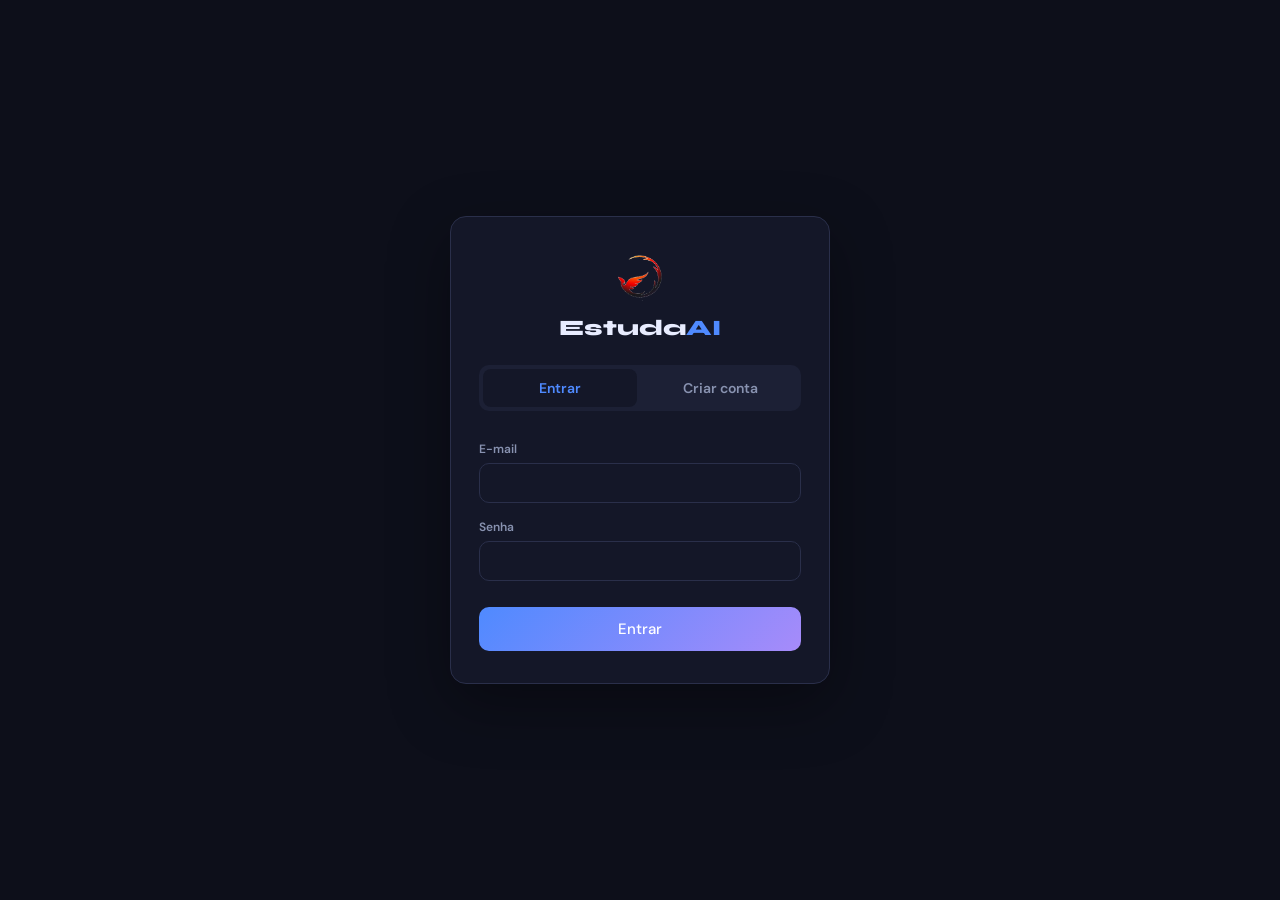
<file: src/frontend/index.html>
<!DOCTYPE html>
<html lang="pt-BR">
<head>
  <meta charset="UTF-8">
  <meta name="viewport" content="width=device-width, initial-scale=1.0">
  <title>EstudaAI — Seu Parceiro de Estudos</title>

  <!-- Fontes -->
  <link href="https://fonts.googleapis.com/css2?family=Syne:wght@400;600;700;800&family=DM+Sans:wght@300;400;500&display=swap" rel="stylesheet">

  <!-- Estilos principais -->
  <link rel="stylesheet" href="main.css">

  <!-- Estilos de acessibilidade (temas, fontes, alto contraste) -->
  <link rel="stylesheet" href="accessibility.css">

  <!-- Estilos da tela de login/cadastro -->
  <link rel="stylesheet" href="auth.css">

  <!-- Estilos do histórico de chat e edição de mensagens -->
  <link rel="stylesheet" href="chat.css">
</head>
<body>

<!-- ══════════════════════════════════════
     TELA DE LOGIN / CADASTRO
     (fica visível até confirmarmos sessão via /api/auth/me.php)
══════════════════════════════════════ -->
<div id="auth-screen">
  <div class="auth-card">
    <div class="auth-logo">
      <img src="assets/fenix.png" alt="" class="auth-logo-img">
      <div class="logo-text">Estuda<span>AI</span></div>
    </div>

    <div class="auth-tabs" role="tablist">
      <button class="auth-tab active" id="tab-login-btn"    onclick="switchAuthTab('login')"    role="tab" aria-selected="true">Entrar</button>
      <button class="auth-tab"        id="tab-register-btn" onclick="switchAuthTab('register')" role="tab" aria-selected="false">Criar conta</button>
    </div>

    <div class="auth-error" id="auth-error" role="alert"></div>

    <!-- FORM: LOGIN -->
    <form class="auth-form active" id="login-form" onsubmit="return handleLogin(event)">
      <label class="auth-label" for="login-email">E-mail</label>
      <input class="inp" type="email" id="login-email" autocomplete="email" required>

      <label class="auth-label" for="login-password">Senha</label>
      <input class="inp" type="password" id="login-password" autocomplete="current-password" required>

      <button class="btn btn-primary auth-submit" type="submit">Entrar</button>
    </form>

    <!-- FORM: CADASTRO -->
    <form class="auth-form" id="register-form" onsubmit="return handleRegister(event)">
      <label class="auth-label" for="register-name">Nome</label>
      <input class="inp" type="text" id="register-name" autocomplete="name" required>

      <label class="auth-label" for="register-email">E-mail</label>
      <input class="inp" type="email" id="register-email" autocomplete="email" required>

      <label class="auth-label" for="register-password">Senha</label>
      <input class="inp" type="password" id="register-password" autocomplete="new-password" minlength="6" required>
      <div class="auth-hint">Mínimo de 6 caracteres.</div>

      <button class="btn btn-primary auth-submit" type="submit">Criar conta</button>
    </form>
  </div>
</div>

<div id="app" style="display:none">

  <!-- ══════════════════════════════════════
       SIDEBAR
  ══════════════════════════════════════ -->
  <aside id="sidebar">
    <div class="logo">
      <div class="logo-icon">🎯</div>
      <div class="logo-text">Estuda<span>AI</span></div>
    </div>

    <div class="nav-label">Menu</div>

    <button class="nav-btn active" onclick="switchTab('chat')" aria-label="Chat IA">
      <span class="icon">💬</span> Chat IA
    </button>
    <button class="nav-btn" onclick="switchTab('planner')" aria-label="Planner">
      <span class="icon">📋</span> Planner
    </button>
    <button class="nav-btn" onclick="switchTab('calendar')" aria-label="Calendário">
      <span class="icon">📅</span> Calendário
    </button>
    <button class="nav-btn" onclick="switchTab('achievements')" aria-label="Conquistas">
      <span class="icon">🏆</span> Conquistas
    </button>

    <div class="streak-widget" onclick="switchTab('achievements')" title="Sequência de estudos">
      <span class="streak-fire" id="streak-fire-icon">🔥</span>
      <div class="streak-count" id="sidebar-streak">0</div>
      <div class="streak-label">dias seguidos</div>
    </div>

    <button class="nav-btn" onclick="openModal()" aria-label="Definir meta diária" style="margin-top:10px">
      <span class="icon">🎯</span> Meta diária
    </button>

    <div class="sidebar-user">
      <div class="sidebar-user-name" id="sidebar-user-name">—</div>
      <button class="sidebar-logout" onclick="handleLogout()" aria-label="Sair da conta">🚪 Sair</button>
    </div>
  </aside>


  <!-- ══════════════════════════════════════
       ÁREA PRINCIPAL
  ══════════════════════════════════════ -->
  <main id="main">

    <!-- Barra de abas -->
    <div id="tab-bar" role="tablist">
      <button class="tab active" onclick="switchTab('chat')"         role="tab" aria-selected="true">💬 Chat IA</button>
      <button class="tab"        onclick="switchTab('planner')"      role="tab">📋 Planner</button>
      <button class="tab"        onclick="switchTab('calendar')"     role="tab">📅 Calendário</button>
      <button class="tab"        onclick="switchTab('achievements')" role="tab">🏆 Conquistas</button>
    </div>

    <!-- ── PAINEL: CHAT ── -->
    <div class="panel active" id="chat-panel">

      <div id="chat-header">
        <div class="ai-avatar">🤖</div>
        <div class="ai-info">
          <h3>Assistente EstudaAI</h3>
          <div class="ai-status">Online — Pronto para estudar</div>
        </div>
        <div class="chat-header-actions">
          <button class="chat-header-btn" onclick="startNewChat()" aria-label="Nova conversa" title="Nova conversa">➕</button>
          <button class="chat-header-btn" onclick="toggleHistory()" aria-label="Histórico de conversas" title="Histórico">🕘</button>
        </div>
      </div>

      <div id="history-overlay" onclick="closeHistory()"></div>
      <aside id="history-panel" aria-label="Histórico de conversas" role="dialog">
        <div class="history-header">
          <span>🕘 Conversas</span>
          <button class="history-close" onclick="closeHistory()" aria-label="Fechar histórico">✕</button>
        </div>
        <div id="history-list"></div>
      </aside>

      <div id="messages" role="log" aria-live="polite" aria-label="Conversa com o assistente">
        <div class="msg ai">
          <div class="msg-avatar">🤖</div>
          <div class="msg-bubble">
            Olá! 👋 Sou o seu assistente de estudos para <strong>concursos e vestibulares</strong>. Posso te ajudar com:<br><br>
            • Explicações de matérias (Matemática, Português, História...)<br>
            • Questões e exercícios<br>
            • Técnicas de memorização<br>
            • Estratégias para provas<br>
            • Montagem de cronograma<br><br>
            Por qual matéria quer começar hoje? 🎯
          </div>
        </div>
      </div>

      <div id="quick-prompts">
        <button class="qp" onclick="sendQuick('Explique a Lei de Mendel')">🧬 Lei de Mendel</button>
        <button class="qp" onclick="sendQuick('Como resolver equações do 2° grau?')">📐 Equações 2°grau</button>
        <button class="qp" onclick="sendQuick('Resumo da Proclamação da República')">📜 História BR</button>
        <button class="qp" onclick="sendQuick('Técnicas para memorizar melhor')">🧠 Memorização</button>
        <button class="qp" onclick="sendQuick('Dicas para redação do ENEM')">✍️ Redação ENEM</button>
        <button class="qp" onclick="sendQuick('Crie um exercício de interpretação de texto')">📖 Exercício</button>
      </div>

      <div id="input-area">
        <textarea
          id="user-input"
          placeholder="Pergunte qualquer coisa sobre concursos ou vestibulares…"
          rows="1"
          aria-label="Campo de mensagem"
          onkeydown="handleKey(event)"
        ></textarea>
        <button id="send-btn" onclick="sendMessage()" aria-label="Enviar mensagem">➤</button>
      </div>

    </div><!-- /chat-panel -->

    <!-- ── PAINEL: PLANNER ── -->
    <div class="panel" id="planner-panel">
      <div>
        <div class="section-title">📋 Planner de Estudos</div>
        <div class="section-sub">Organize suas matérias, metas e acompanhe seu progresso.</div>

        <div class="add-row">
          <input class="inp inp-subject" type="text"    id="inp-subject" placeholder="Matéria (ex: Matemática)" aria-label="Matéria">
          <input class="inp inp-hours"   type="number"  id="inp-hours"   placeholder="Meta h" min="1" max="200"  aria-label="Meta de horas">
          <input class="inp inp-days"    type="text"    id="inp-days"    placeholder="Dias/sem"                  aria-label="Dias por semana">
          <input class="inp"             type="color"   id="inp-color"   value="#4f8aff"
                 style="width:46px;padding:6px;cursor:pointer;" aria-label="Cor da matéria">
          <button class="btn btn-primary" onclick="addSubject()">+ Adicionar</button>
        </div>

        <div class="table-wrap">
          <table id="planner-table" aria-label="Tabela de planejamento de estudos">
            <thead>
              <tr>
                <th>Matéria</th>
                <th>Meta (h)</th>
                <th>Feito (mês)</th>
                <th>Progresso</th>
                <th>Dias/sem</th>
                <th>Ações</th>
              </tr>
            </thead>
            <tbody id="planner-body"></tbody>
          </table>
        </div>
      </div>
    </div><!-- /planner-panel -->

    <!-- ── PAINEL: CALENDÁRIO ── -->
    <div class="panel" id="calendar-panel">
      <div>

        <div class="stats-row">
          <div class="stat-card" style="--grad:linear-gradient(90deg,#4f8aff,#a78bfa)">
            <div class="stat-ico">🔥</div>
            <div class="stat-val" id="stat-streak">0</div>
            <div class="stat-lbl">Dias seguidos</div>
          </div>
          <div class="stat-card" style="--grad:linear-gradient(90deg,#34d399,#059669)">
            <div class="stat-ico">📅</div>
            <div class="stat-val" id="stat-total">0</div>
            <div class="stat-lbl">Total de dias estudados</div>
          </div>
          <div class="stat-card" style="--grad:linear-gradient(90deg,#f59e0b,#f97316)">
            <div class="stat-ico">⏱️</div>
            <div class="stat-val" id="stat-hours">0h</div>
            <div class="stat-lbl">Horas este mês</div>
          </div>
        </div>

        <div class="cal-header">
          <div class="section-title">📅 Calendário de Estudos</div>
          <div class="cal-nav">
            <button class="cal-arrow" onclick="changeMonth(-1)" aria-label="Mês anterior">‹</button>
            <div class="cal-month" id="cal-month-label">—</div>
            <button class="cal-arrow" onclick="changeMonth(1)"  aria-label="Próximo mês">›</button>
          </div>
        </div>

        <div class="cal-grid" id="cal-grid" aria-label="Calendário"></div>

        <div class="cal-legend">
          <div class="cal-legend-item">
            <div class="cal-legend-dot" style="background:rgba(79,138,255,0.4)"></div> Dia estudado
          </div>
          <div class="cal-legend-item">
            <div class="cal-legend-dot" style="background:rgba(245,158,11,0.4)"></div> Sequência ativa
          </div>
          <div class="cal-legend-item">
            <div class="cal-legend-dot" style="border:2px solid var(--accent)"></div> Hoje
          </div>
        </div>

        <div style="margin-top:20px">
          <button class="btn btn-primary" onclick="markToday()">✅ Marcar hoje como estudado</button>
        </div>

      </div>
    </div><!-- /calendar-panel -->

    <!-- ── PAINEL: CONQUISTAS ── -->
    <div class="panel" id="achievements-panel">
      <div>
        <div class="section-title">🏆 Conquistas</div>
        <div class="section-sub">Complete metas e desbloqueie conquistas! Sua jornada rumo à aprovação.</div>
        <div class="ach-grid" id="ach-grid"></div>
      </div>
    </div><!-- /achievements-panel -->

  </main>
</div><!-- /app -->

<!-- ══════════════════════════════════════
     NOTIFICAÇÃO TOAST
══════════════════════════════════════ -->
<div id="toast" role="alert" aria-live="assertive">
  <div class="toast-icon" id="toast-icon">🏆</div>
  <div class="toast-text">
    <div class="toast-title" id="toast-title">Conquista desbloqueada!</div>
    <div class="toast-sub"   id="toast-sub"></div>
  </div>
</div>

<!-- ══════════════════════════════════════
     MODAL: META DIÁRIA
══════════════════════════════════════ -->
<div class="modal-overlay" id="modal">
  <div class="modal">
    <h3>🎯 Definir meta diária</h3>
    <p>Quantas horas você quer estudar por dia?</p>
    <input class="inp" type="number" id="goal-inp" style="width:100%" placeholder="Ex: 4" min="1" max="24">
    <div class="modal-row">
      <button class="btn btn-primary" style="flex:1" onclick="saveGoal()">Salvar meta</button>
      <button class="btn" style="background:var(--surface2);border:1px solid var(--border);color:var(--text-dim);flex:1"
              onclick="closeModal()">Cancelar</button>
    </div>
  </div>
</div>

<!-- ══════════════════════════════════════
     SCRIPTS
     Ordem: app.js primeiro, accessibility.js depois
══════════════════════════════════════ -->
<script src="app.js"></script>
<script src="accessibility.js"></script>

</body>
</html>
</file>
<file: src/frontend/main.css>
/* ═══════════════════════════════════════════════════════════
   MAIN.CSS — EstudaAI
   Estilos principais da aplicação
   ═══════════════════════════════════════════════════════════ */

/* ── VARIÁVEIS PADRÃO (tema escuro) ─────────────────────── */
:root {
  --bg:         #0d0f1a;
  --surface:    #141728;
  --surface2:   #1c2035;
  --border:     #2a2f4a;
  --accent:     #4f8aff;
  --accent2:    #a78bfa;
  --accent3:    #34d399;
  --gold:       #f59e0b;
  --danger:     #f87171;
  --text:       #e8ecff;
  --text-dim:   #8892b0;
  --text-muted: #4a5178;
  --radius:     16px;
  --radius-sm:  10px;
}

/* ── RESET ───────────────────────────────────────────────── */
* { margin: 0; padding: 0; box-sizing: border-box; }

html { scroll-behavior: smooth; }

body {
  background: var(--bg);
  color: var(--text);
  font-family: 'DM Sans', sans-serif;
  min-height: 100vh;
  overflow-x: hidden;
}

/* ── FUNDO AMBIENTADO ────────────────────────────────────── */
body::before {
  content: '';
  position: fixed; inset: 0; z-index: 0;
  background:
    radial-gradient(ellipse 80% 60% at 10% 0%,  rgba(79,138,255,0.10) 0%, transparent 60%),
    radial-gradient(ellipse 60% 50% at 90% 100%, rgba(167,139,250,0.08) 0%, transparent 60%);
  pointer-events: none;
}

/* ── SCROLLBAR ───────────────────────────────────────────── */
::-webkit-scrollbar              { width: 5px; height: 5px; }
::-webkit-scrollbar-track        { background: transparent; }
::-webkit-scrollbar-thumb        { background: var(--border); border-radius: 3px; }
::-webkit-scrollbar-thumb:hover  { background: var(--text-muted); }

/* ── FOCUS ───────────────────────────────────────────────── */
:focus-visible { outline: 2px solid var(--accent); outline-offset: 2px; }


/* ════════════════════════════════════════════════════════════
   LAYOUT
════════════════════════════════════════════════════════════ */
#app {
  position: relative; z-index: 1;
  display: flex; height: 100vh;
}


/* ════════════════════════════════════════════════════════════
   SIDEBAR
════════════════════════════════════════════════════════════ */
#sidebar {
  width: 260px; min-width: 260px;
  background: var(--surface);
  border-right: 1px solid var(--border);
  display: flex; flex-direction: column;
  padding: 24px 16px;
  gap: 8px;
  position: relative; overflow: hidden;
}

#sidebar::after {
  content: '';
  position: absolute; top: 0; left: 0; right: 0; height: 2px;
  background: linear-gradient(90deg, var(--accent), var(--accent2));
}

/* Logo */
.logo {
  display: flex; align-items: center; gap: 10px;
  padding: 8px 12px 20px;
  border-bottom: 1px solid var(--border);
  margin-bottom: 8px;
}

.logo-icon {
  width: 36px; height: 36px;
  background: linear-gradient(135deg, var(--accent), var(--accent2));
  border-radius: 10px;
  display: flex; align-items: center; justify-content: center;
  font-size: 18px;
  box-shadow: 0 0 16px rgba(79,138,255,0.35);
}

.logo-text {
  font-family: 'Syne', sans-serif;
  font-weight: 800; font-size: 18px;
  color: var(--text);
}

.logo-text span { color: var(--accent); }

/* Nav label */
.nav-label {
  font-size: 10px; font-weight: 600; letter-spacing: 1.5px;
  text-transform: uppercase; color: var(--text-muted);
  padding: 8px 12px 4px;
}

/* Nav buttons */
.nav-btn {
  display: flex; align-items: center; gap: 10px;
  padding: 11px 14px; border-radius: var(--radius-sm);
  background: transparent; border: none; cursor: pointer;
  color: var(--text-dim); font-family: 'DM Sans', sans-serif;
  font-size: 14px; font-weight: 500;
  transition: all 0.18s;
  width: 100%; text-align: left;
}

.nav-btn:hover  { background: var(--surface2); color: var(--text); }
.nav-btn.active { background: rgba(79,138,255,0.12); color: var(--accent); }
.nav-btn .icon  { font-size: 18px; width: 22px; text-align: center; flex-shrink: 0; }

/* Streak widget */
.streak-widget {
  margin-top: auto;
  background: linear-gradient(135deg, rgba(245,158,11,0.12), rgba(239,68,68,0.08));
  border: 1px solid rgba(245,158,11,0.25);
  border-radius: var(--radius-sm);
  padding: 14px;
  text-align: center; cursor: pointer;
  transition: transform 0.2s;
}

.streak-widget:hover { transform: translateY(-2px); }

.streak-fire {
  font-size: 36px; display: block;
  animation: flicker 1.4s ease-in-out infinite alternate;
}

@keyframes flicker {
  0%   { text-shadow: 0 0 8px #f59e0b, 0 0 20px #f97316; transform: scale(1);   }
  100% { text-shadow: 0 0 16px #fbbf24, 0 0 35px #f59e0b; transform: scale(1.1); }
}

.streak-count {
  font-family: 'Syne', sans-serif;
  font-size: 28px; font-weight: 800;
  color: var(--gold);
}

.streak-label { font-size: 11px; color: var(--text-dim); margin-top: 2px; }


/* ════════════════════════════════════════════════════════════
   ÁREA PRINCIPAL
════════════════════════════════════════════════════════════ */
#main { flex: 1; display: flex; flex-direction: column; overflow: hidden; }


/* ════════════════════════════════════════════════════════════
   BARRA DE ABAS
════════════════════════════════════════════════════════════ */
#tab-bar {
  display: flex; gap: 4px;
  padding: 16px 24px 0;
  border-bottom: 1px solid var(--border);
  background: var(--bg);
}

.tab {
  padding: 10px 20px; border-radius: 10px 10px 0 0;
  background: transparent; border: none; cursor: pointer;
  color: var(--text-dim); font-family: 'DM Sans', sans-serif;
  font-size: 14px; font-weight: 500;
  transition: all 0.18s;
}

.tab:hover { color: var(--text); }

.tab.active {
  background: var(--surface);
  color: var(--accent);
  border: 1px solid var(--border);
  border-bottom: 1px solid var(--surface);
  margin-bottom: -1px;
}


/* ════════════════════════════════════════════════════════════
   PAINÉIS
════════════════════════════════════════════════════════════ */
.panel        { display: none; flex: 1; overflow: hidden; }
.panel.active { display: flex; flex-direction: column; flex: 1; }


/* ════════════════════════════════════════════════════════════
   CHAT
════════════════════════════════════════════════════════════ */
#chat-panel { flex-direction: column; }

#chat-header {
  padding: 18px 24px;
  border-bottom: 1px solid var(--border);
  background: var(--surface);
  display: flex; align-items: center; gap: 14px;
}

.ai-avatar {
  width: 40px; height: 40px; border-radius: 50%;
  background: linear-gradient(135deg, var(--accent), var(--accent2));
  display: flex; align-items: center; justify-content: center;
  font-size: 20px; flex-shrink: 0;
  box-shadow: 0 0 16px rgba(79,138,255,0.4);
}

.ai-info h3 {
  font-family: 'Syne', sans-serif;
  font-size: 16px; font-weight: 700;
  color: var(--text);
}

.ai-status {
  font-size: 12px; color: var(--accent3);
  display: flex; align-items: center; gap: 5px;
}

.ai-status::before {
  content: ''; width: 6px; height: 6px; border-radius: 50%;
  background: var(--accent3); display: inline-block;
  animation: pulse 2s infinite;
}

@keyframes pulse { 0%, 100% { opacity: 1; } 50% { opacity: 0.4; } }

/* Mensagens */
#messages {
  flex: 1; overflow-y: auto; padding: 24px;
  display: flex; flex-direction: column; gap: 16px;
  scrollbar-width: thin; scrollbar-color: var(--border) transparent;
}

.msg {
  display: flex; gap: 12px; max-width: 80%;
  animation: fadeUp 0.3s ease;
}

@keyframes fadeUp {
  from { opacity: 0; transform: translateY(10px); }
  to   { opacity: 1; transform: none; }
}

.msg.user { align-self: flex-end; flex-direction: row-reverse; }

.msg-avatar {
  width: 34px; height: 34px; border-radius: 50%;
  display: flex; align-items: center; justify-content: center;
  font-size: 16px; flex-shrink: 0;
  background: var(--surface2); border: 1px solid var(--border);
}

.msg.ai .msg-avatar {
  background: linear-gradient(135deg, var(--accent), var(--accent2));
  border: none;
}

.msg-bubble {
  padding: 13px 16px; border-radius: 16px;
  font-size: 14.5px; line-height: 1.65;
}

.msg.ai .msg-bubble {
  background: var(--surface2); border: 1px solid var(--border);
  border-radius: 4px 16px 16px 16px; color: var(--text);
}

.msg.user .msg-bubble {
  background: linear-gradient(135deg, var(--accent), var(--accent2));
  color: #fff; border-radius: 16px 4px 16px 16px;
}

/* Atalhos rápidos */
#quick-prompts {
  padding: 12px 24px; display: flex; gap: 8px; flex-wrap: wrap;
  border-top: 1px solid var(--border);
  background: var(--bg);
}

.qp {
  padding: 7px 14px; border-radius: 20px;
  border: 1px solid var(--border); background: var(--surface);
  color: var(--text-dim); font-size: 12.5px; cursor: pointer;
  transition: all 0.18s; white-space: nowrap;
}

.qp:hover {
  border-color: var(--accent); color: var(--accent);
  background: rgba(79,138,255,0.08);
}

/* Área de input */
#input-area {
  padding: 16px 24px;
  background: var(--bg); border-top: 1px solid var(--border);
  display: flex; gap: 12px; align-items: flex-end;
}

#user-input {
  flex: 1; background: var(--surface); border: 1px solid var(--border);
  border-radius: 14px; color: var(--text); padding: 13px 16px;
  font-family: 'DM Sans', sans-serif; font-size: 14.5px;
  resize: none; min-height: 50px; max-height: 120px;
  outline: none; transition: border-color 0.2s;
  scrollbar-width: thin; scrollbar-color: var(--border) transparent;
}

#user-input:focus       { border-color: var(--accent); }
#user-input::placeholder { color: var(--text-muted); }

#send-btn {
  width: 48px; height: 48px; border-radius: 14px; flex-shrink: 0;
  background: linear-gradient(135deg, var(--accent), var(--accent2));
  border: none; cursor: pointer;
  display: flex; align-items: center; justify-content: center;
  font-size: 20px; transition: transform 0.15s, box-shadow 0.15s;
  box-shadow: 0 4px 16px rgba(79,138,255,0.35);
}

#send-btn:hover  { transform: translateY(-1px); box-shadow: 0 6px 20px rgba(79,138,255,0.5); }
#send-btn:active { transform: scale(0.96); }

/* Indicador de digitação */
.typing { display: flex; gap: 5px; padding: 4px 0; }

.typing span {
  width: 7px; height: 7px; border-radius: 50%;
  background: var(--text-muted);
  animation: blink 1.2s infinite;
}

.typing span:nth-child(2) { animation-delay: 0.2s; }
.typing span:nth-child(3) { animation-delay: 0.4s; }

@keyframes blink { 0%, 80%, 100% { opacity: 0.2; } 40% { opacity: 1; } }


/* ════════════════════════════════════════════════════════════
   PLANNER
════════════════════════════════════════════════════════════ */
#planner-panel { overflow-y: auto; padding: 24px; gap: 20px; }

.section-title {
  font-family: 'Syne', sans-serif; font-size: 20px; font-weight: 700;
  color: var(--text); margin-bottom: 4px;
}

.section-sub { font-size: 13px; color: var(--text-dim); margin-bottom: 16px; }

/* Linha de adição */
.add-row {
  display: flex; gap: 10px; margin-bottom: 16px; flex-wrap: wrap;
}

.inp {
  background: var(--surface); border: 1px solid var(--border);
  border-radius: 10px; color: var(--text); padding: 10px 14px;
  font-family: 'DM Sans', sans-serif; font-size: 14px; outline: none;
  transition: border-color 0.2s;
}

.inp:focus       { border-color: var(--accent); }
.inp::placeholder { color: var(--text-muted); }
.inp-subject     { flex: 1; min-width: 160px; }
.inp-hours       { width: 90px; }
.inp-days        { width: 110px; }

/* Botões */
.btn {
  padding: 10px 18px; border-radius: 10px; border: none; cursor: pointer;
  font-family: 'DM Sans', sans-serif; font-size: 14px; font-weight: 500;
  transition: all 0.18s;
}

.btn-primary { background: linear-gradient(135deg, var(--accent), var(--accent2)); color: #fff; }
.btn-primary:hover { opacity: 0.88; transform: translateY(-1px); }

.btn-danger {
  background: rgba(248,113,113,0.12); color: var(--danger);
  border: 1px solid rgba(248,113,113,0.25);
}
.btn-danger:hover { background: rgba(248,113,113,0.22); }

/* Tabela */
.table-wrap {
  overflow-x: auto; border-radius: var(--radius);
  border: 1px solid var(--border);
}

table { width: 100%; border-collapse: collapse; min-width: 500px; }

th {
  background: var(--surface2); padding: 13px 16px;
  font-family: 'Syne', sans-serif; font-size: 12px; font-weight: 700;
  letter-spacing: 0.8px; text-transform: uppercase; color: var(--text-dim);
  text-align: left; border-bottom: 1px solid var(--border);
}

td {
  padding: 13px 16px; font-size: 14px;
  border-bottom: 1px solid var(--border); vertical-align: middle;
}

tr:last-child td { border-bottom: none; }
tr:hover td { background: rgba(79,138,255,0.03); }

/* Barra de progresso */
.prog-bar {
  height: 6px; background: var(--border); border-radius: 3px;
  overflow: hidden; margin-top: 4px; width: 100%;
}

.prog-fill { height: 100%; border-radius: 3px; transition: width 0.4s; }

/* Badges */
.badge {
  display: inline-flex; align-items: center; gap: 4px;
  padding: 3px 10px; border-radius: 20px; font-size: 12px; font-weight: 500;
}

.badge-blue   { background: rgba(79,138,255,0.15); color: var(--accent); }
.badge-green  { background: rgba(52,211,153,0.15); color: var(--accent3); }
.badge-yellow { background: rgba(245,158,11,0.15); color: var(--gold); }

/* Input de progresso inline */
.prog-inp {
  width: 60px; background: transparent; border: none;
  color: var(--accent); font-size: 14px; font-weight: 600;
  cursor: text; outline: none; font-family: 'DM Sans', sans-serif;
}


/* ════════════════════════════════════════════════════════════
   CALENDÁRIO
════════════════════════════════════════════════════════════ */
#calendar-panel { overflow-y: auto; padding: 24px; gap: 20px; }

.cal-header {
  display: flex; align-items: center; justify-content: space-between;
  margin-bottom: 20px;
}

.cal-nav { display: flex; gap: 8px; align-items: center; }

.cal-arrow {
  width: 34px; height: 34px; border-radius: 8px;
  background: var(--surface); border: 1px solid var(--border);
  cursor: pointer; display: flex; align-items: center; justify-content: center;
  font-size: 16px; color: var(--text-dim); transition: all 0.18s;
}

.cal-arrow:hover { border-color: var(--accent); color: var(--accent); }

.cal-month {
  font-family: 'Syne', sans-serif; font-size: 18px; font-weight: 700;
  min-width: 180px; text-align: center;
}

.cal-grid {
  display: grid; grid-template-columns: repeat(7, 1fr); gap: 4px;
  background: var(--surface); border: 1px solid var(--border);
  border-radius: var(--radius); padding: 16px;
}

.cal-day-name {
  text-align: center; font-size: 11px; font-weight: 700;
  letter-spacing: 1px; text-transform: uppercase; color: var(--text-muted);
  padding: 6px 0 12px;
}

.cal-day {
  aspect-ratio: 1; display: flex; flex-direction: column;
  align-items: center; justify-content: center; gap: 3px;
  border-radius: 10px; cursor: pointer; transition: all 0.15s;
  font-size: 14px; color: var(--text-dim); position: relative;
}

.cal-day:hover         { background: var(--surface2); color: var(--text); }
.cal-day.today         { border: 2px solid var(--accent); color: var(--accent); font-weight: 700; }
.cal-day.studied       { background: rgba(79,138,255,0.14); color: var(--text); }
.cal-day.studied .dot  { display: block; }
.cal-day.streak-day    { background: rgba(245,158,11,0.13); color: var(--gold); }
.cal-day.streak-day .dot { background: var(--gold); }
.cal-day.other-month   { opacity: 0.25; }

.dot {
  display: none; width: 5px; height: 5px;
  border-radius: 50%; background: var(--accent);
}

/* Legenda */
.cal-legend {
  display: flex; gap: 20px; flex-wrap: wrap;
  margin-top: 14px; font-size: 13px; color: var(--text-dim);
}

.cal-legend-item { display: flex; align-items: center; gap: 7px; }
.cal-legend-dot  { width: 12px; height: 12px; border-radius: 3px; flex-shrink: 0; }

/* Cards de estatísticas */
.stats-row {
  display: grid; grid-template-columns: repeat(3, 1fr);
  gap: 12px; margin-bottom: 20px;
}

.stat-card {
  background: var(--surface); border: 1px solid var(--border);
  border-radius: var(--radius); padding: 18px;
  position: relative; overflow: hidden;
}

.stat-card::before {
  content: ''; position: absolute; top: 0; left: 0; right: 0; height: 2px;
  background: var(--grad, linear-gradient(90deg, var(--accent), var(--accent2)));
}

.stat-val { font-family: 'Syne', sans-serif; font-size: 28px; font-weight: 800; color: var(--text); }
.stat-lbl { font-size: 12px; color: var(--text-dim); margin-top: 2px; }
.stat-ico { font-size: 24px; margin-bottom: 6px; }


/* ════════════════════════════════════════════════════════════
   CONQUISTAS
════════════════════════════════════════════════════════════ */
#achievements-panel { overflow-y: auto; padding: 24px; gap: 20px; }

.ach-grid {
  display: grid; grid-template-columns: repeat(auto-fill, minmax(200px, 1fr));
  gap: 14px;
}

.ach-card {
  background: var(--surface); border: 1px solid var(--border);
  border-radius: var(--radius); padding: 20px;
  display: flex; flex-direction: column; align-items: center;
  gap: 10px; text-align: center;
  transition: all 0.2s; position: relative; overflow: hidden;
  cursor: default;
}

.ach-card.unlocked {
  border-color: transparent;
  background: var(--surface2);
  box-shadow:
    0 0 0 1px var(--ach-color, var(--accent)),
    0 4px 24px var(--ach-glow, rgba(79,138,255,0.2));
}

.ach-card.unlocked:hover { transform: translateY(-3px); }
.ach-card.locked         { opacity: 0.38; filter: grayscale(0.7); }

.ach-icon { font-size: 40px; line-height: 1; }
.ach-name { font-family: 'Syne', sans-serif; font-size: 14px; font-weight: 700; color: var(--text); }
.ach-desc { font-size: 12px; color: var(--text-dim); line-height: 1.5; }

.ach-badge {
  position: absolute; top: 10px; right: 10px;
  font-size: 10px; font-weight: 700; padding: 2px 8px; border-radius: 20px;
  background: rgba(52,211,153,0.2); color: var(--accent3); letter-spacing: 0.5px;
}

.ach-card.locked .ach-badge {
  background: rgba(255,255,255,0.05); color: var(--text-muted);
}


/* ════════════════════════════════════════════════════════════
   CONFETE
════════════════════════════════════════════════════════════ */
.confetti-piece {
  position: fixed; width: 10px; height: 10px; border-radius: 2px;
  z-index: 9999; pointer-events: none;
  animation: confettiFall 2.5s forwards;
}

@keyframes confettiFall {
  0%   { transform: translateY(-40px) rotate(0deg);   opacity: 1; }
  100% { transform: translateY(100vh) rotate(720deg); opacity: 0; }
}


/* ════════════════════════════════════════════════════════════
   TOAST
════════════════════════════════════════════════════════════ */
#toast {
  position: fixed; bottom: 30px; right: 30px; z-index: 9998;
  background: var(--surface2); border: 1px solid var(--border);
  border-radius: var(--radius); padding: 14px 20px;
  display: flex; align-items: center; gap: 12px;
  box-shadow: 0 8px 32px rgba(0,0,0,0.4);
  transform: translateY(100px); opacity: 0;
  transition: all 0.35s cubic-bezier(0.34,1.56,0.64,1);
  max-width: 320px;
}

#toast.show { transform: none; opacity: 1; }

.toast-icon  { font-size: 24px; flex-shrink: 0; }
.toast-text  { font-size: 14px; line-height: 1.4; }
.toast-title { font-weight: 700; color: var(--text); }
.toast-sub   { color: var(--text-dim); font-size: 12.5px; }


/* ════════════════════════════════════════════════════════════
   MODAL
════════════════════════════════════════════════════════════ */
.modal-overlay {
  position: fixed; inset: 0; z-index: 1000;
  background: rgba(0,0,0,0.6); backdrop-filter: blur(4px);
  display: flex; align-items: center; justify-content: center;
  opacity: 0; pointer-events: none; transition: opacity 0.2s;
}

.modal-overlay.open { opacity: 1; pointer-events: all; }

.modal {
  background: var(--surface); border: 1px solid var(--border);
  border-radius: 20px; padding: 28px; width: 90%; max-width: 420px;
  animation: modalIn 0.3s cubic-bezier(0.34,1.56,0.64,1);
}

@keyframes modalIn {
  from { transform: scale(0.85); opacity: 0; }
  to   { transform: none; opacity: 1; }
}

.modal h3 { font-family: 'Syne', sans-serif; font-size: 20px; margin-bottom: 6px; }
.modal p  { font-size: 13px; color: var(--text-dim); margin-bottom: 20px; }
.modal-row { display: flex; gap: 10px; margin-top: 16px; }


/* ════════════════════════════════════════════════════════════
   RESPONSIVO
════════════════════════════════════════════════════════════ */
@media (max-width: 768px) {
  #sidebar      { display: none; }
  #tab-bar      { padding: 12px 12px 0; }
  .stats-row    { grid-template-columns: 1fr 1fr; }
  #messages     { padding: 14px; }
  #input-area   { padding: 12px; }
}
</file>
<file: src/frontend/accessibility.css>
/* ═══════════════════════════════════════════════════════════
   ACCESSIBILITY.CSS — EstudaAI
   Temas, tamanhos de fonte, alto contraste e painel ⚙️
   ═══════════════════════════════════════════════════════════ */


/* ════════════════════════════════════════════════════════════
   TEMA CLARO
════════════════════════════════════════════════════════════ */
[data-theme="light"] {
  --bg:         #f0f2f8;
  --surface:    #ffffff;
  --surface2:   #e8eaf4;
  --border:     #d0d4e8;
  --text:       #1a1d2e;
  --text-dim:   #4a5070;
  --text-muted: #8892b0;
  --accent:     #3b6ee8;
  --accent2:    #7c5af0;
  --accent3:    #059669;
  --gold:       #d97706;
  --danger:     #dc2626;
}

[data-theme="light"] body::before {
  background:
    radial-gradient(ellipse 80% 60% at 10% 0%,  rgba(59,110,232,0.07) 0%, transparent 60%),
    radial-gradient(ellipse 60% 50% at 90% 100%, rgba(124,90,240,0.05) 0%, transparent 60%);
}

/* Sobrescritas pontuais para o tema claro */
[data-theme="light"] #sidebar          { background: var(--surface); }
[data-theme="light"] #tab-bar          { background: var(--bg); }
[data-theme="light"] .tab.active       { background: var(--surface); }
[data-theme="light"] .msg.ai .msg-bubble { background: var(--surface2); }
[data-theme="light"] .msg-avatar       { background: var(--surface2); }
[data-theme="light"] #chat-header      { background: var(--surface); }
[data-theme="light"] #user-input       { background: var(--surface); }
[data-theme="light"] #input-area       { background: var(--bg); }
[data-theme="light"] #quick-prompts    { background: var(--bg); }
[data-theme="light"] .qp               { background: var(--surface); }
[data-theme="light"] .stat-card        { background: var(--surface); }
[data-theme="light"] .cal-grid         { background: var(--surface); }
[data-theme="light"] .ach-card         { background: var(--surface); }
[data-theme="light"] .table-wrap       { background: var(--surface); }
[data-theme="light"] th                { background: var(--surface2); }
[data-theme="light"] #toast            { background: var(--surface); }


/* ════════════════════════════════════════════════════════════
   ALTO CONTRASTE — TEMA ESCURO
════════════════════════════════════════════════════════════ */
[data-contrast="high"] {
  --bg:         #000000;
  --surface:    #0a0a0a;
  --surface2:   #111111;
  --border:     #ffffff;
  --text:       #ffffff;
  --text-dim:   #eeeeee;
  --text-muted: #cccccc;
  --accent:     #00aaff;
  --accent2:    #cc88ff;
  --accent3:    #00ff99;
  --gold:       #ffcc00;
  --danger:     #ff4444;
}

[data-contrast="high"] * {
  outline-color: #ffffff !important;
}

[data-contrast="high"] .msg.ai .msg-bubble    { border: 2px solid #ffffff; }
[data-contrast="high"] .tab.active            { border-width: 2px; }
[data-contrast="high"] .nav-btn.active        { outline: 2px solid var(--accent); }
[data-contrast="high"] input,
[data-contrast="high"] textarea,
[data-contrast="high"] button                 { border: 2px solid var(--border) !important; }
[data-contrast="high"] .cal-day.today         { border: 3px solid var(--accent) !important; }
[data-contrast="high"] .prog-bar              { border: 1px solid var(--border); }


/* ════════════════════════════════════════════════════════════
   ALTO CONTRASTE — TEMA CLARO
════════════════════════════════════════════════════════════ */
[data-theme="light"][data-contrast="high"] {
  --bg:         #ffffff;
  --surface:    #f5f5f5;
  --surface2:   #ebebeb;
  --border:     #000000;
  --text:       #000000;
  --text-dim:   #111111;
  --text-muted: #333333;
  --accent:     #0000cc;
  --accent2:    #6600cc;
  --accent3:    #006600;
  --gold:       #885500;
  --danger:     #cc0000;
}


/* ════════════════════════════════════════════════════════════
   TAMANHO DE FONTE — NORMAL (padrão)
════════════════════════════════════════════════════════════ */
[data-fontsize="normal"] {
  font-size: 14px;
}


/* ════════════════════════════════════════════════════════════
   TAMANHO DE FONTE — GRANDE
════════════════════════════════════════════════════════════ */
[data-fontsize="large"] {
  font-size: 17px;
}

[data-fontsize="large"] .msg-bubble    { font-size: 16px; }
[data-fontsize="large"] .tab           { font-size: 16px; }
[data-fontsize="large"] .nav-btn       { font-size: 16px; }
[data-fontsize="large"] .qp            { font-size: 14px; }
[data-fontsize="large"] td             { font-size: 16px; }
[data-fontsize="large"] .ach-desc      { font-size: 14px; }
[data-fontsize="large"] #user-input    { font-size: 16px; }
[data-fontsize="large"] .streak-count  { font-size: 32px; }
[data-fontsize="large"] .stat-val      { font-size: 32px; }
[data-fontsize="large"] .section-title { font-size: 23px; }


/* ════════════════════════════════════════════════════════════
   TAMANHO DE FONTE — EXTRA GRANDE
════════════════════════════════════════════════════════════ */
[data-fontsize="xlarge"] {
  font-size: 20px;
}

[data-fontsize="xlarge"] .msg-bubble    { font-size: 19px; line-height: 1.75; }
[data-fontsize="xlarge"] .tab           { font-size: 18px; }
[data-fontsize="xlarge"] .nav-btn       { font-size: 18px; }
[data-fontsize="xlarge"] .qp            { font-size: 16px; }
[data-fontsize="xlarge"] td             { font-size: 18px; }
[data-fontsize="xlarge"] th             { font-size: 14px; }
[data-fontsize="xlarge"] .ach-name      { font-size: 17px; }
[data-fontsize="xlarge"] .ach-desc      { font-size: 15px; }
[data-fontsize="xlarge"] #user-input    { font-size: 18px; }
[data-fontsize="xlarge"] .streak-count  { font-size: 36px; }
[data-fontsize="xlarge"] .stat-val      { font-size: 36px; }
[data-fontsize="xlarge"] .section-title { font-size: 26px; }
[data-fontsize="xlarge"] .logo-text     { font-size: 22px; }
[data-fontsize="xlarge"] .inp           { font-size: 17px; }


/* ════════════════════════════════════════════════════════════
   BOTÃO DE ENGRENAGEM ⚙️
════════════════════════════════════════════════════════════ */
#settings-btn {
  position: fixed; top: 16px; right: 16px; z-index: 600;
  width: 42px; height: 42px; border-radius: 50%;
  background: var(--surface); border: 1px solid var(--border);
  color: var(--text-dim); font-size: 20px; cursor: pointer;
  display: flex; align-items: center; justify-content: center;
  transition: all 0.2s;
  box-shadow: 0 2px 12px rgba(0,0,0,0.25);
}

#settings-btn:hover {
  color: var(--accent);
  border-color: var(--accent);
  transform: rotate(30deg) scale(1.05);
}

#settings-btn.open {
  color: var(--accent);
  border-color: var(--accent);
  background: rgba(79,138,255,0.1);
  transform: rotate(60deg);
}


/* ════════════════════════════════════════════════════════════
   PAINEL DE ACESSIBILIDADE
════════════════════════════════════════════════════════════ */
#settings-panel {
  position: fixed; top: 68px; right: 16px; z-index: 599;
  width: 300px;
  background: var(--surface); border: 1px solid var(--border);
  border-radius: 18px; padding: 22px;
  box-shadow: 0 12px 48px rgba(0,0,0,0.4);
  /* estado fechado */
  transform: translateY(-10px) scale(0.96);
  opacity: 0; pointer-events: none;
  transition: all 0.22s cubic-bezier(0.34,1.56,0.64,1);
}

#settings-panel.open {
  transform: none;
  opacity: 1;
  pointer-events: all;
}

/* Cabeçalho do painel */
.settings-title {
  font-family: 'Syne', sans-serif;
  font-size: 17px; font-weight: 800; color: var(--text);
  margin-bottom: 4px;
  display: flex; align-items: center; gap: 8px;
}

.settings-sub {
  font-size: 12px; color: var(--text-dim);
  margin-bottom: 20px;
}

.settings-divider {
  height: 1px; background: var(--border); margin: 16px 0;
}

.settings-section-label {
  font-size: 11px; font-weight: 700; letter-spacing: 1.2px;
  text-transform: uppercase; color: var(--text-muted);
  margin-bottom: 10px;
  display: flex; align-items: center; gap: 6px;
}

/* Grupo de opções (tema / fonte) */
.option-group {
  display: flex; gap: 8px;
}

.opt-btn {
  flex: 1; padding: 10px 8px; border-radius: 10px;
  border: 1.5px solid var(--border); background: var(--surface2);
  color: var(--text-dim); font-family: 'DM Sans', sans-serif;
  font-size: 13px; font-weight: 500; cursor: pointer;
  transition: all 0.16s;
  display: flex; flex-direction: column; align-items: center; gap: 5px;
}

.opt-btn:hover  { border-color: var(--accent); color: var(--text); }

.opt-btn.active {
  border-color: var(--accent);
  background: rgba(79,138,255,0.13);
  color: var(--accent); font-weight: 700;
}

.opt-btn .opt-icon { font-size: 18px; line-height: 1; }

/* Ícones do tamanho da fonte (A pequeno / médio / grande) */
.font-btn .opt-icon                  { font-weight: 700; line-height: 1; }
.font-btn:nth-child(1) .opt-icon     { font-size: 15px; }
.font-btn:nth-child(2) .opt-icon     { font-size: 19px; }
.font-btn:nth-child(3) .opt-icon     { font-size: 24px; }

/* Toggle de alto contraste */
.contrast-toggle {
  width: 100%; padding: 11px 16px; border-radius: 10px;
  border: 1.5px solid var(--border); background: var(--surface2);
  color: var(--text-dim); font-family: 'DM Sans', sans-serif;
  font-size: 14px; font-weight: 500; cursor: pointer;
  transition: all 0.16s;
  display: flex; align-items: center; justify-content: space-between; gap: 10px;
}

.contrast-toggle:hover  { border-color: var(--accent); color: var(--text); }

.contrast-toggle.active {
  border-color: var(--accent3);
  background: rgba(52,211,153,0.1);
  color: var(--accent3); font-weight: 700;
}

/* Pill do toggle */
.toggle-pill {
  width: 38px; height: 22px; border-radius: 11px;
  background: var(--border);
  position: relative; transition: background 0.2s; flex-shrink: 0;
}

.contrast-toggle.active .toggle-pill { background: var(--accent3); }

.toggle-pill::after {
  content: '';
  position: absolute;
  width: 16px; height: 16px; border-radius: 50%;
  background: #fff; top: 3px; left: 3px;
  transition: transform 0.2s;
  box-shadow: 0 1px 4px rgba(0,0,0,0.3);
}

.contrast-toggle.active .toggle-pill::after { transform: translateX(16px); }


/* ════════════════════════════════════════════════════════════
   OVERLAY (fecha o painel ao clicar fora)
════════════════════════════════════════════════════════════ */
#settings-overlay {
  position: fixed; inset: 0; z-index: 598;
  display: none;
}

#settings-overlay.open { display: block; }
</file>
<file: src/frontend/auth.css>
/* ═══════════════════════════════════════════════════════════
   AUTH.CSS — EstudaAI
   Tela de login / cadastro exibida antes de liberar o app.
   Reaproveita as variáveis de tema definidas em main.css.
   ═══════════════════════════════════════════════════════════ */

#auth-screen {
  position: fixed;
  inset: 0;
  z-index: 1000;
  display: flex;
  align-items: center;
  justify-content: center;
  background: var(--bg);
  padding: 24px;
}

.auth-card {
  width: 100%;
  max-width: 380px;
  background: var(--surface);
  border: 1px solid var(--border);
  border-radius: var(--radius);
  padding: 32px 28px;
  box-shadow: 0 20px 60px rgba(0,0,0,0.35);
}

.auth-logo {
  display: flex;
  flex-direction: column;
  align-items: center;
  gap: 10px;
  margin-bottom: 24px;
}

.auth-logo-img {
  width: 56px;
  height: 56px;
  border-radius: 50%;
  object-fit: cover;
}

.auth-logo .logo-text {
  font-family: 'Syne', sans-serif;
  font-size: 22px;
  font-weight: 800;
  color: var(--text);
}

.auth-logo .logo-text span { color: var(--accent); }

.auth-tabs {
  display: flex;
  gap: 6px;
  background: var(--surface2);
  border-radius: var(--radius-sm);
  padding: 4px;
  margin-bottom: 20px;
}

.auth-tab {
  flex: 1;
  padding: 10px;
  border: none;
  background: transparent;
  color: var(--text-dim);
  font-family: 'DM Sans', sans-serif;
  font-size: 14px;
  font-weight: 600;
  border-radius: 8px;
  cursor: pointer;
  transition: all 0.16s;
}

.auth-tab.active {
  background: var(--surface);
  color: var(--accent);
}

.auth-form {
  display: none;
  flex-direction: column;
  gap: 6px;
}

.auth-form.active { display: flex; }

.auth-label {
  font-size: 12px;
  font-weight: 600;
  color: var(--text-dim);
  margin-top: 10px;
}

.auth-form .inp {
  width: 100%;
}

.auth-hint {
  font-size: 11px;
  color: var(--text-muted);
  margin-top: 2px;
}

.auth-submit {
  width: 100%;
  margin-top: 20px;
  padding: 12px;
  font-size: 15px;
}

.auth-error {
  display: none;
  background: rgba(248,113,113,0.12);
  border: 1px solid var(--danger);
  color: var(--danger);
  font-size: 13px;
  padding: 10px 12px;
  border-radius: 10px;
  margin-bottom: 16px;
}

.auth-error.show { display: block; }

/* ── Área do usuário / logout na sidebar ─────────────────── */
.sidebar-user {
  margin-top: auto;
  padding-top: 16px;
  border-top: 1px solid var(--border);
  display: flex;
  flex-direction: column;
  gap: 8px;
}

.sidebar-user-name {
  font-size: 13px;
  font-weight: 600;
  color: var(--text-dim);
  white-space: nowrap;
  overflow: hidden;
  text-overflow: ellipsis;
}

.sidebar-logout {
  background: var(--surface2);
  border: 1px solid var(--border);
  color: var(--text-dim);
  font-family: 'DM Sans', sans-serif;
  font-size: 13px;
  font-weight: 600;
  padding: 8px 10px;
  border-radius: var(--radius-sm);
  cursor: pointer;
  transition: all 0.16s;
}

.sidebar-logout:hover {
  border-color: var(--danger);
  color: var(--danger);
}

/* Botão "🔥 Concluir hoje" na tabela do planner */
.btn-fire {
  background: rgba(249,115,22,0.14);
  border: 1px solid var(--gold);
  color: var(--gold);
}

.btn-fire:hover { background: rgba(249,115,22,0.24); }

.btn-fire.done {
  background: rgba(52,211,153,0.16);
  border-color: var(--accent3);
  color: var(--accent3);
}
</file>
<file: src/frontend/chat.css>
/* ═══════════════════════════════════════════════════════════
   CHAT.CSS — EstudaAI
   Histórico de conversas (painel deslizante) + edição de
   mensagens enviadas no chat.
   ═══════════════════════════════════════════════════════════ */

#chat-panel { position: relative; }

/* ── Botões no cabeçalho do chat ─────────────────────────── */
.chat-header-actions {
  margin-left: auto;
  display: flex;
  gap: 8px;
}

.chat-header-btn {
  width: 36px; height: 36px;
  border-radius: 50%;
  border: 1px solid var(--border);
  background: var(--surface2);
  color: var(--text-dim);
  font-size: 16px;
  cursor: pointer;
  display: flex; align-items: center; justify-content: center;
  transition: all 0.16s;
}

.chat-header-btn:hover {
  border-color: var(--accent);
  color: var(--accent);
}

/* ── Painel de histórico (desliza da direita) ────────────── */
#history-overlay {
  position: absolute; inset: 0;
  background: rgba(0,0,0,0.35);
  z-index: 40;
  display: none;
}

#history-overlay.open { display: block; }

#history-panel {
  position: absolute;
  top: 0; right: 0; bottom: 0;
  width: 300px; max-width: 85%;
  background: var(--surface);
  border-left: 1px solid var(--border);
  z-index: 41;
  display: flex; flex-direction: column;
  transform: translateX(100%);
  transition: transform 0.22s cubic-bezier(0.34,1.56,0.64,1);
  box-shadow: -12px 0 40px rgba(0,0,0,0.3);
}

#history-panel.open { transform: none; }

.history-header {
  padding: 18px 20px;
  border-bottom: 1px solid var(--border);
  display: flex; align-items: center; justify-content: space-between;
  font-family: 'Syne', sans-serif;
  font-weight: 700;
  color: var(--text);
}

.history-close {
  background: none; border: none;
  color: var(--text-dim);
  font-size: 16px; cursor: pointer;
  width: 28px; height: 28px;
  border-radius: 50%;
}

.history-close:hover { color: var(--text); background: var(--surface2); }

#history-list {
  flex: 1;
  overflow-y: auto;
  padding: 10px;
  display: flex; flex-direction: column; gap: 6px;
}

.history-empty {
  color: var(--text-muted);
  font-size: 13px;
  text-align: center;
  padding: 30px 16px;
}

.history-item {
  display: flex; align-items: center; gap: 8px;
  padding: 10px 12px;
  border-radius: var(--radius-sm);
  border: 1px solid transparent;
  cursor: pointer;
  transition: all 0.14s;
}

.history-item:hover { background: var(--surface2); }

.history-item.active {
  background: rgba(79,138,255,0.12);
  border-color: var(--accent);
}

.history-item-text {
  flex: 1;
  min-width: 0;
}

.history-item-preview {
  font-size: 13px;
  color: var(--text);
  white-space: nowrap;
  overflow: hidden;
  text-overflow: ellipsis;
}

.history-item-date {
  font-size: 11px;
  color: var(--text-muted);
  margin-top: 2px;
}

.history-item-delete {
  flex-shrink: 0;
  width: 26px; height: 26px;
  border-radius: 8px;
  border: none;
  background: transparent;
  color: var(--text-muted);
  cursor: pointer;
  font-size: 13px;
  display: flex; align-items: center; justify-content: center;
}

.history-item-delete:hover {
  background: rgba(248,113,113,0.15);
  color: var(--danger);
}

/* ── Edição de mensagens enviadas pelo usuário ───────────── */
.msg.user .msg-bubble {
  position: relative;
}

.msg-edit-btn {
  position: absolute;
  top: -10px; left: -10px;
  width: 24px; height: 24px;
  border-radius: 50%;
  border: 1px solid var(--border);
  background: var(--surface);
  color: var(--text-dim);
  font-size: 11px;
  cursor: pointer;
  display: none;
  align-items: center; justify-content: center;
  transition: all 0.14s;
}

.msg.user:hover .msg-edit-btn { display: flex; }

.msg-edit-btn:hover {
  color: var(--accent);
  border-color: var(--accent);
}

.msg-edit-area {
  display: flex;
  flex-direction: column;
  gap: 8px;
}

.msg-edit-textarea {
  width: 100%;
  min-width: 220px;
  resize: vertical;
  min-height: 60px;
  background: var(--bg);
  border: 1.5px solid var(--accent);
  border-radius: var(--radius-sm);
  color: var(--text);
  font-family: 'DM Sans', sans-serif;
  font-size: 14px;
  padding: 8px 10px;
}

.msg-edit-actions {
  display: flex;
  gap: 8px;
  justify-content: flex-end;
}

.msg-edit-actions button {
  padding: 6px 12px;
  font-size: 12px;
  border-radius: 8px;
  border: 1px solid var(--border);
  background: var(--surface2);
  color: var(--text-dim);
  cursor: pointer;
}

.msg-edit-actions .msg-edit-save {
  background: var(--accent);
  border-color: var(--accent);
  color: #fff;
}

.msg-edit-hint {
  font-size: 11px;
  color: var(--text-muted);
  margin-top: 4px;
  font-style: italic;
}

@media (max-width: 720px) {
  #history-panel { width: 100%; max-width: 100%; }
}
</file>
